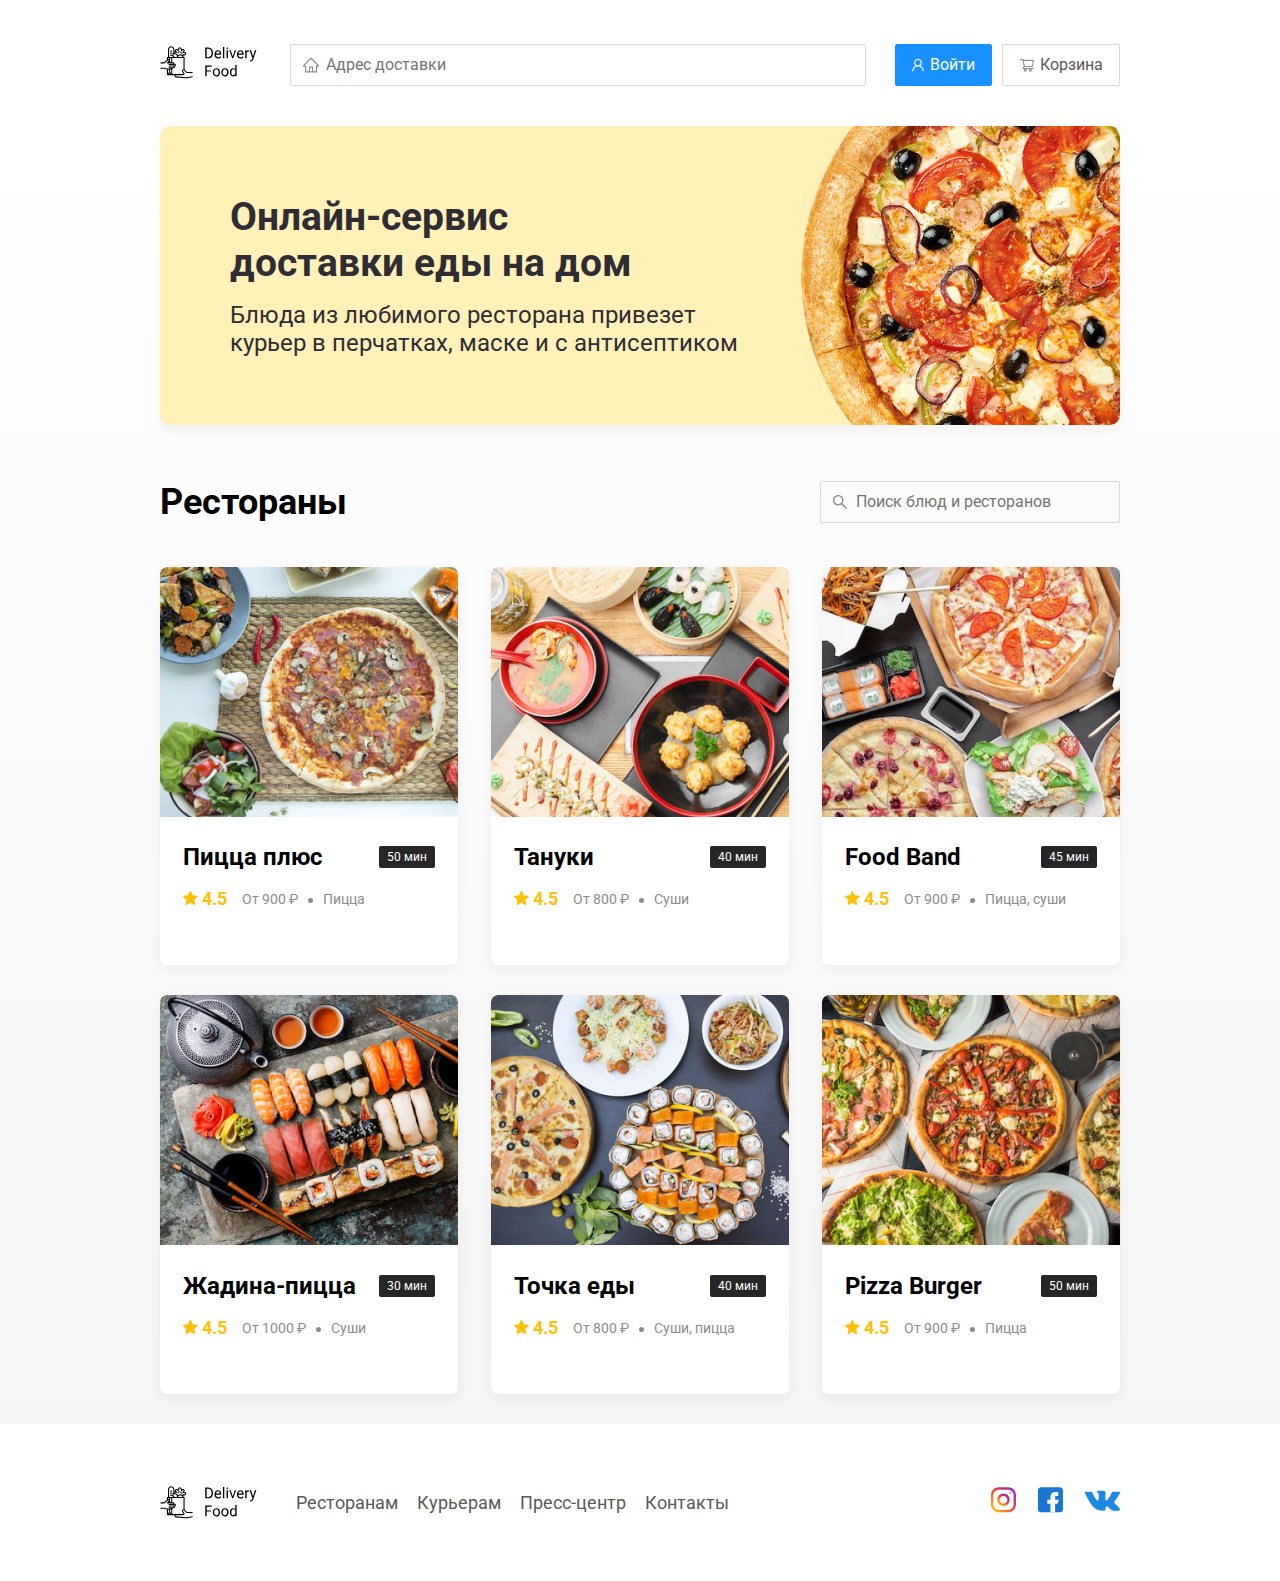
<file: index.html>
<!DOCTYPE html>
<html lang="en">
<head>
    <meta charset="UTF-8">
    <meta name="viewport" content="width=device-width, initial-scale=1.0">
    <meta http-equiv="X-UA-Compatible" content="ie=edge">
    <title>Delivery Food - доставка еды на дом</title>
    <link href="https://fonts.googleapis.com/css?family=Roboto:400,700&display=swap&subset=cyrillic" rel="stylesheet">
    <link rel="stylesheet" href="css\normalize.css">
    <link rel="stylesheet" href="css/style.css"> <!-- подключаем фаил CSS к странице html -->
    
    
</head>
<body class="body"> <!-- начало тега body -->
   <div class="container">
        <header class="header">
            <a href="index.html" class="logo">
                <img src="img/logo.svg" alt="" class="logo">
            </a>         
                <input type="text" class="input input-address" placeholder="Адрес доставки"> <!-- строка поиска тег input -->
                <div class="buttons"> <!-- внутри две кнопки, тег div обозначает "блок" -->
                    <button class="button button-primary">
                        <img src="img/user.svg" alt="user" class="button-icon">
                        <span class="button-text">Войти</span>
                    </button>
                    <button class="button">
                        <img src="img/shopping-cart.svg" alt="shopping-cart" class="button-icon">
                        <span class="button-text">Корзина</span>
                    </button>
                </div>
            </header>
   </div>
   <!-- /.container -->

   <main class="main">
       <div class="container">
           <section class="promo">
                <h1 class="promo-title">Онлайн-сервис <br/>доставки еды на дом</h1>
                <p class="promo-text">Блюда из любимого ресторана привезет курьер в перчатках, маске и с антисептиком</p> <!-- параграф  -->
            </section>

            <section class="restaurants">
                <div class="section-heading">
                    <h2 class="section-title">Рестораны</h2>
                    <input type="text" class="input input-search" placeholder="Поиск блюд и ресторанов">
                </div>
                <div class="cards">
                    <a href="restaurant.html" class="card">
                        <img src="img/card-1.jpg" alt="card" class="card-image">
                        <div class="card-text">
                            <div class="card-heading">
                                <h3 class="card-title">Пицца плюс</h3>
                                <span class="card-tag tag">50 мин</span>
                            </div>
                            <!-- /.card-heading -->
                            <div class="card-info">
                                <div class="rating">
                                    <img src="img/star.svg" alt="">
                                    4.5
                                </div>
                                <div class="price">От 900 ₽</div>
                                <div class="category">Пицца</div>
                            </div>
                            <!-- /.card-info -->
                        </div>
                    </a>
                    <!-- /.card-1 -->

                    <a href="restaurant.html" class="card">
                        <img src="img/card-2.jpg" alt="card" class="card-image">
                        <div class="card-text">
                            <div class="card-heading">
                                <h3 class="card-title">Тануки</h3>
                                <span class="card-tag tag">40 мин</span>
                            </div>
                            <!-- /.card-heading -->
                            <div class="card-info">
                                <div class="rating">
                                    <img src="img/star.svg" alt="">
                                    4.5
                                </div>
                                <div class="price">От 800 ₽</div>
                                <div class="category">Суши</div>
                            </div>
                            <!-- /.card-info -->
                        </div>
                    </a>
                    <!-- /.card-2 -->

                    <a href="restaurant.html" class="card">
                        <img src="img/card-3.jpg" alt="card" class="card-image">
                        <div class="card-text">
                            <div class="card-heading">
                                <h3 class="card-title">Food Band</h3>
                                <span class="card-tag tag">45 мин</span>
                            </div>
                            <!-- /.card-heading -->
                            <div class="card-info">
                                <div class="rating">
                                    <img src="img/star.svg" alt="">
                                    4.5
                                </div>
                                <div class="price">От 900 ₽</div>
                                <div class="category">Пицца, суши</div>
                            </div>
                            <!-- /.card-info -->
                        </div>
                    </a>
                    <!-- /.card-3 -->
                    
                    <a href="restaurant.html" class="card">
                        <img src="img/card-4.jpg" alt="card" class="card-image">
                        <div class="card-text">
                            <div class="card-heading">
                                <h3 class="card-title">Жадина-пицца</h3>
                                <span class="card-tag tag">30 мин</span>
                            </div>
                            <!-- /.card-heading -->
                            <div class="card-info">
                                <div class="rating">
                                    <img src="img/star.svg" alt="">
                                    4.5
                                </div>
                                <div class="price">От 1000 ₽</div>
                                <div class="category">Суши</div>
                            </div>
                            <!-- /.card-info -->
                        </div>
                    </a>
                    <!-- /.card-4 -->

                    <a href="restaurant.html" class="card">
                        <img src="img/card-5.jpg" alt="card" class="card-image">
                        <div class="card-text">
                            <div class="card-heading">
                                <h3 class="card-title">Точка еды</h3>
                                <span class="card-tag tag">40 мин</span>
                            </div>
                            <!-- /.card-heading -->
                            <div class="card-info">
                                <div class="rating">
                                    <img src="img/star.svg" alt="">
                                    4.5
                                </div>
                                <div class="price">От 800 ₽</div>
                                <div class="category">Суши, пицца</div>
                            </div>
                            <!-- /.card-info -->
                        </div>
                    </a>
                    <!-- /.card-5 -->

                    <a href="restaurant.html" class="card">
                        <img src="img/card-6.jpg" alt="card" class="card-image">
                        <div class="card-text">
                            <div class="card-heading">
                                <h3 class="card-title">Pizza Burger</h3>
                                <span class="card-tag tag">50 мин</span>
                            </div>
                            <!-- /.card-heading -->
                            <div class="card-info">
                                <div class="rating">
                                    <img src="img/star.svg" alt="">
                                    4.5
                                </div>
                                <div class="price">От 900 ₽</div>
                                <div class="category">Пицца</div>
                            </div>
                            <!-- /.card-info -->
                        </div>
                    </a>
                    <!-- /.card-6 -->             

                </div>
                <!-- /.cards -->
            </section>
            <!-- /section.restaurants -->
       </div>
       <!-- /.container в нем промо и рестораны -->
   </main>

   <footer class="footer"> <!-- "подвал" сайта -->
        <div class="container">
            <div class="footer-block">
                <img src="img/logo.svg" alt="logo" class="logo footer-logo">
                <nav class="footer-nav"> <!-- навигация -->
                    <a href="#" class="footer-link">Ресторанам</a> <!-- ссылки -->
                    <a href="#" class="footer-link">Курьерам</a>
                    <a href="#" class="footer-link">Пресс-центр</a>
                    <a href="#" class="footer-link">Контакты</a>
                </nav>  
                <div class="social-links">
                    <a href="#" class="social-link"><img src="img/instagram.svg" alt="instagram"></a>
                    <a href="#" class="social-link"><img src="img/facebook.svg" alt="facebook"></a>
                    <a href="#" class="social-link"><img src="img/vk.svg" alt="vk"></a>
                </div>
                <!-- /.social-links -->

            </div>
        </div>

   </footer>

</body> <!-- конец тега body  -->
</html>
</file>
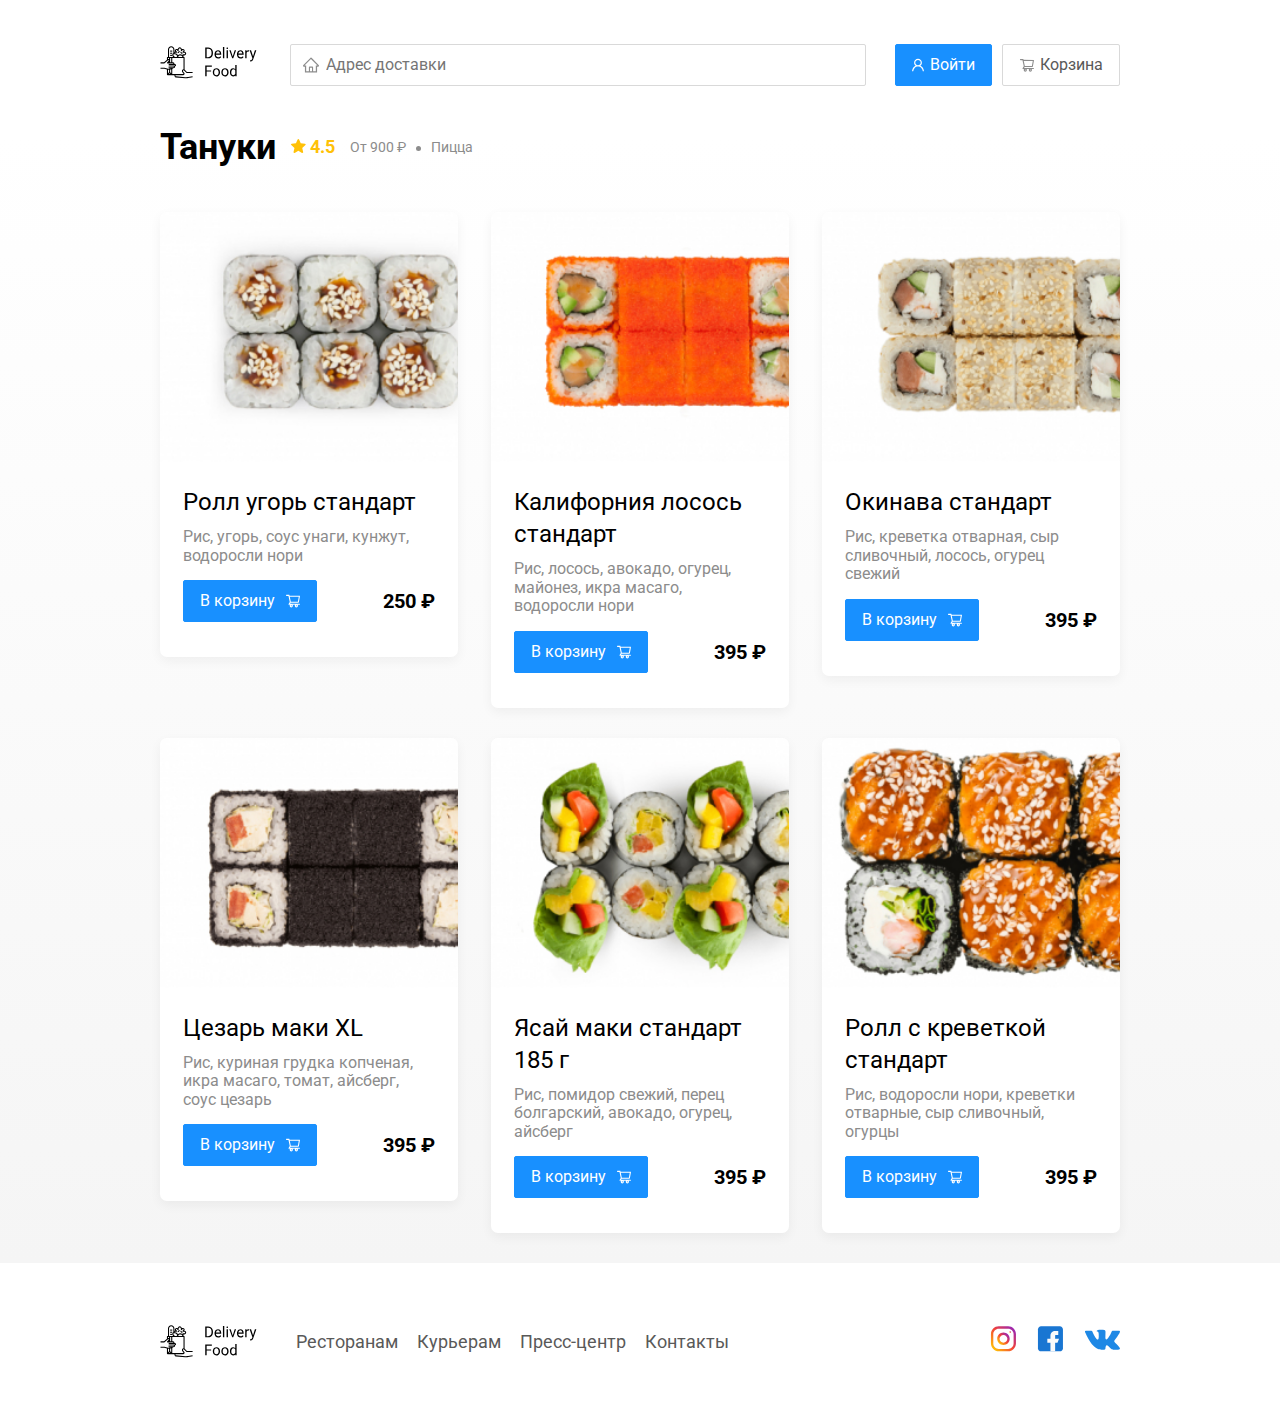
<file: restaurant.html>
<!DOCTYPE html>
<html lang="en">
<head>
    <meta charset="UTF-8">
    <meta name="viewport" content="width=device-width, initial-scale=1.0">
    <meta http-equiv="X-UA-Compatible" content="ie=edge">
    <title>Тануки - доставка еды на дом</title>
    <link href="https://fonts.googleapis.com/css?family=Roboto:400,700&display=swap&subset=cyrillic" rel="stylesheet">
    <link rel="stylesheet" href="css\normalize.css">
    <link rel="stylesheet" href="css/style.css"> <!-- подключаем фаил CSS к странице html -->
    <link rel="stylesheet" href="css/animate.css">
    
</head>
<body class="body"> <!-- начало тега body -->
   <div class="container">
        <header class="header">
                <a href="index.html" class="logo animated fadeInRight delay-1s">
                    <img src="img/logo.svg" alt="" class="logo">
                </a> 
                <input type="text" class="input input-address" placeholder="Адрес доставки"> <!-- строка поиска тег input -->
                <div class="buttons"> <!-- внутри две кнопки, тег div обозначает "блок" -->
                    <button class="button button-primary">
                        <img src="img/user.svg" alt="user" class="button-icon">
                        <span class="button-text">Войти</span>
                    </button>
                    <button class="button" id="cart-button">
                        <img src="img/shopping-cart.svg" alt="shopping-cart" class="button-icon">
                        <span class="button-text">Корзина</span>
                    </button>
                </div>
            </header>
   </div>
   <!-- /.container -->

   <main class="main">
       <div class="container">
            <section class="restaurants">
                <div class="section-heading">
                    <h2 class="section-title">Тануки</h2>
                    <div class="card-info-rating">
                        <div class="rating">
                            <img src="img/star.svg" alt="">
                            4.5
                        </div>
                        <div class="price">От 900 ₽</div>
                        <div class="category">Пицца</div>
                    </div>
                    <!-- /.card-info -->
                </div>
                <div class="cards">
                    <div class="card animated fadeInUp">
                        <img src="img/roll-1.jpg" alt="card" class="card-image">
                        <div class="card-text">
                            <div class="card-heading">
                                <h3 class="card-title card-title-reg">Ролл угорь стандарт</h3>
                            </div>
                            <!-- /.card-heading -->
                            <div class="card-info">
                                <div class="ingrediens">Рис, угорь, соус унаги, кунжут, водоросли нори</div>
                            </div>
                            <!-- /.card-info -->
                            <div class="card-buttons">
                                <button class="button button-primary">
                                    <span class="button-card-text">В корзину</span>
                                    <img src="img/shopping-cart-white.svg" alt="shopping-cart" class="button-card-image">
                                </button>
                                <strong class="card-price-bold">250 ₽</strong>
                            </div>
                            <!-- /.card-buttons -->
                        </div>
                    </div>
                    <!-- /.card-1 -->

                    <div class="card animated fadeInUp">
                        <img src="img/roll-2.jpg" alt="card" class="card-image">
                        <div class="card-text">
                            <div class="card-heading">
                                <h3 class="card-title card-title-reg">Калифорния лосось стандарт</h3>
                            </div>
                            <!-- /.card-heading -->
                            <div class="card-info">
                                <div class="ingrediens">Рис, лосось, авокадо, огурец, майонез, икра масаго, водоросли нори</div>
                            </div>
                            <!-- /.card-info -->
                            <div class="card-buttons">
                                <button class="button button-primary">
                                    <span class="button-card-text">В корзину</span>
                                    <img src="img/shopping-cart-white.svg" alt="shopping-cart" class="button-card-image">
                                </button>
                                <strong class="card-price-bold">395 ₽</strong>
                            </div>
                            <!-- /.card-buttons -->
                        </div>
                    </div>
                    <!-- /.card-2 -->

                    <div class="card animated fadeInUp">
                        <img src="img/roll-3.jpg" alt="card" class="card-image">
                        <div class="card-text">
                            <div class="card-heading">
                                <h3 class="card-title card-title-reg">Окинава стандарт</h3>
                            </div>
                            <!-- /.card-heading -->
                            <div class="card-info">
                                <div class="ingrediens">Рис, креветка отварная, сыр сливочный, лосось, огурец свежий</div>
                            </div>
                            <!-- /.card-info -->
                            <div class="card-buttons">
                                <button class="button button-primary">
                                    <span class="button-card-text">В корзину</span>
                                    <img src="img/shopping-cart-white.svg" alt="shopping-cart" class="button-card-image">
                                </button>
                                <strong class="card-price-bold">395 ₽</strong>
                            </div>
                            <!-- /.card-buttons -->
                        </div>
                    </div>
                    <!-- /.card-3 -->
                    
                    <div class="card animated fadeInUp">
                        <img src="img/roll-4.jpg" alt="card" class="card-image">
                        <div class="card-text">
                            <div class="card-heading">
                                <h3 class="card-title card-title-reg">Цезарь маки XL</h3>
                            </div>
                            <!-- /.card-heading -->
                            <div class="card-info">
                                <div class="ingrediens">Рис, куриная грудка копченая, икра масаго, томат, айсберг, соус цезарь</div>
                            </div>
                            <!-- /.card-info -->
                            <div class="card-buttons">
                                <button class="button button-primary">
                                    <span class="button-card-text">В корзину</span>
                                    <img src="img/shopping-cart-white.svg" alt="shopping-cart" class="button-card-image">
                                </button>
                                <strong class="card-price-bold">395 ₽</strong>
                            </div>
                            <!-- /.card-buttons -->
                        </div>
                    </div>
                    <!-- /.card-4 -->

                    <div class="card animated fadeInUp">
                        <img src="img/roll-5.jpg" alt="card" class="card-image">
                        <div class="card-text">
                            <div class="card-heading">
                                <h3 class="card-title card-title-reg">Ясай маки стандарт 185 г</h3>
                            </div>
                            <!-- /.card-heading -->
                            <div class="card-info">
                                <div class="ingrediens">Рис, помидор свежий, перец болгарский, авокадо, огурец, айсберг</div>
                            </div>
                            <!-- /.card-info -->
                            <div class="card-buttons">
                                <button class="button button-primary">
                                    <span class="button-card-text">В корзину</span>
                                    <img src="img/shopping-cart-white.svg" alt="shopping-cart" class="button-card-image">
                                </button>
                                <strong class="card-price-bold">395 ₽</strong>
                            </div>
                            <!-- /.card-buttons -->
                        </div>
                    </div>
                    <!-- /.card-5 -->

                    <div class="card animated fadeInUp">
                        <img src="img/roll-6.jpg" alt="card" class="card-image">
                        <div class="card-text">
                            <div class="card-heading">
                                <h3 class="card-title card-title-reg">Ролл с креветкой стандарт</h3>
                            </div>
                            <!-- /.card-heading -->
                            <div class="card-info">
                                <div class="ingrediens">Рис, водоросли нори, креветки отварные, сыр сливочный, огурцы</div>
                            </div>
                            <!-- /.card-info -->
                            <div class="card-buttons">
                                <button class="button button-primary">
                                    <span class="button-card-text">В корзину</span>
                                    <img src="img/shopping-cart-white.svg" alt="shopping-cart" class="button-card-image">
                                </button>
                                <strong class="card-price-bold">395 ₽</strong>
                            </div>
                            <!-- /.card-buttons -->
                        </div>
                    </div>
                    <!-- /.card-6 -->            

                </div>
                <!-- /.cards -->
            </section>
            <!-- /section.restaurants -->
       </div>
       <!-- /.container в нем промо и рестораны -->
   </main>

   <footer class="footer"> <!-- "подвал" сайта -->
        <div class="container">
            <div class="footer-block">
                <img src="img/logo.svg" alt="logo" class="logo footer-logo">
                <nav class="footer-nav"> <!-- навигация -->
                    <a href="#" class="footer-link">Ресторанам</a> <!-- ссылки -->
                    <a href="#" class="footer-link">Курьерам</a>
                    <a href="#" class="footer-link">Пресс-центр</a>
                    <a href="#" class="footer-link">Контакты</a>
                </nav>  
                <div class="social-links">
                    <a href="#" class="social-link"><img src="img/instagram.svg" alt="instagram"></a>
                    <a href="#" class="social-link"><img src="img/facebook.svg" alt="facebook"></a>
                    <a href="#" class="social-link"><img src="img/vk.svg" alt="vk"></a>
                </div>
                <!-- /.social-links -->

            </div>
        </div>

   </footer>

   <div class="modal">
       <div class="modal-dialog">
           <div class="modal-header">
               <h3 class="modal-title">Корзина</h3>
               <button class="close">&times;</button>
           </div>
           <!-- /.modal-header -->
           <div class="modal-body">
               <div class="food-row">
                   <span class="food-name">Ролл угорь стандарт</span>
                   <strong class="food-price">250 ₽</strong>
                   <div class="food-counter">
                       <button class="counter-button">-</button>
                       <span class="counter">1</span>
                       <button class="counter-button">+</button>
                   </div>
               </div>
               <!-- /.foods-row -->
               <div class="food-row">
                    <span class="food-name">Ролл угорь стандарт</span>
                    <strong class="food-price">250 ₽</strong>
                    <div class="food-counter">
                        <button class="counter-button">-</button>
                        <span class="counter">1</span>
                        <button class="counter-button">+</button>
                    </div>
                </div>
                <!-- /.foods-row -->
                <div class="food-row">
                        <span class="food-name">Ролл угорь стандарт</span>
                        <strong class="food-price">250 ₽</strong>
                        <div class="food-counter">
                            <button class="counter-button">-</button>
                            <span class="counter">1</span>
                            <button class="counter-button">+</button>
                        </div>
                    </div>
                    <!-- /.foods-row -->
           </div>
           <!-- /.modal-body -->
           <div class="modal-footer">
               <span class="modal-price-tag">750 ₽</span>
               <div class="footer-buttons">
                   <button class="button button-primary">Оформить заказ</button>
                   <button class="button">Отмена</button>
               </div>
           </div>
           <!-- /.modal-fooder -->
       </div>
       <!-- /.modal-dialog -->
   </div>
   <script src="js/main.js"></script>
   <script src="js/wow.min.js"></script>

</body> <!-- конец тега body  -->
</html>
</file>
<file: css/style.css>
* {
    box-sizing: border-box; /* для корректного вычисления ширины и высоты элементов */
}

.body {
    font-family: 'Roboto', sans-serif;
    padding-top: 44px;
}

.container {
    max-width: 1200px;
    margin: auto; /* выровнять по центру */
}

.header {
    display: flex; /* элементы выстраиваются в строку */
    align-items: center; /* элементы относительно друг друга стоять по вертикали по центру */
    justify-content: space-between; /* раскидать контент по краям так, чтобы между ними было одинаковое расстояние */
    margin-bottom: 40px;
}

.input {
    background: #FFFFFF;
    border: 1px solid #D9D9D9;
    border-radius: 2px;
    font-size: 16px;
    line-height: 24px; /* сверху и снизу от строки некоторое расстояние */
    padding: 8px;
    padding-left: 35px;
}

.input-address {
    flex: 0.9;
    background: url(../img/home.svg);
    background-repeat: no-repeat;
    background-position: left 11px center;
}

.input-search {
    width: 300px;
    background: url(../img/search.svg);
    background-repeat: no-repeat;
    background-position: left 11px center;
    margin-left: auto;
}

.buttons {
    display: flex; /* элементы выстраиваются в строку */
    align-items: center; /* элементы относительно друг друга стоять по вертикали по центру */
}

.button {
    display: flex; /* элементы выстраиваются в строку */
    align-items: center; /* элементы относительно друг друга стоять по вертикали по центру */
    padding: 8px 16px;
    background: #FFFFFF;
    border: 1px solid #D9D9D9; /* обводка */
    box-sizing: border-box;
    box-shadow: 0px 0px 2px rgba(0, 0, 0, 0.0015);
    border-radius: 2px;
    color: #595959;
    font-size: 16px;
    line-height: 24px;
}

.button-primary {
    background: #1890FF;
    border: 1px solid  #1890FF; /* обводка */
    color: #fff;
    margin-right: 10px; /* для того, чтобы не портить интерфейс 
    обычно это делают с помощью специальной методологии: 
    БЭМ (Блок-Элемент-Модификатор) */
}

.button-icon {
    margin-right: 6px; /* отодвинуть текст от иконки вправо на 6px */
    /* vertical-align: middle; /* выравнивание по вертикали */
}

.button-card-text {
    margin-right: 10px;
}

.promo {
    box-shadow: 0px 7px 12px rgba(158, 158, 163, 0.1);
    background: #FFF1B8 url(../img/promo-image.jpeg) no-repeat top 50px right -247px / 924px;
    border-radius: 10px;
    padding: /* сверху и снизу */ 68px /* по краям */ 70px;
    margin-bottom: 56px;
}

.promo-text {
    max-width: 539px;
    margin: 15px 0 0 0;
    font-style: normal;
    font-weight: normal;
    font-size: 24px;
    line-height: 28px;
    color: #302C34;
}

.promo-title {
    margin: 0;
    font-style: normal;
    font-weight: bold;
    font-size: 39px;
    line-height: 46px;
    color: #302C34;
}

.main {
    background: linear-gradient(180deg, rgba(245, 245, 245, 0) 1.04%, #F5F5F5 100%);
}

.section-heading {
    display: flex;
    align-items: center;
    margin-bottom: 44px;
}

.section-title {
    font-style: normal;
    font-weight: bold;
    font-size: 36px;
    line-height: 42px;
    color: #000000;
    margin: 0;
}

.cards {
    display: flex;
    flex-wrap: wrap; /* если не помещаются карточки в одну линию и переносились на новую строчку */
    align-items: flex-start;
    justify-content: space-between;
}

.card {
    background: #FFFFFF;
    box-shadow: 0px 4px 12px rgba(0, 0, 0, 0.05);
    border-radius: 7px;
    overflow: hidden; /* скрывает всё что находится за пределами карточки */
    margin-bottom: 30px;
    flex-basis: 31%; 
    text-decoration: none;
}

.card-image {
    width: 384px;
    height: 250px;
    object-fit: cover; /* свойство для того, чтобы картинка сама подстраивалась под выбранный выше размер */

}

.card-text {
    padding: 20px 23px 35px 23px; /* сверху, справа, снизу, слева */
   /* padding-top: 20px;
    padding-bottom: 35px;
    padding-left: 23px;
    padding-right: 23px; */

}

.card-heading {
    display: flex;
    align-items: center;
    justify-content: space-between;
    margin-bottom: 10px;
}

.card-title {
    font-style: normal;
    font-weight: bold;
    font-size: 24px;
    line-height: 32px;
    /* identical to box height, or 133% */
    color: #000000;
    margin: 0;
}

.card-title-reg {
    font-weight: 400;
}

.card-tag {
    font-style: normal;
    font-weight: normal;
    font-size: 12px;
    line-height: 20px;
    color: #FFFFFF;
    background: #262626;
    border-radius: 2px;
    padding: 1px 8px;
}

.card-info {
    display: flex;
    align-items: center;
    flex-wrap: wrap;
    margin-bottom: 24px;
    color: #8C8C8C;
    margin: 0;
    margin-bottom: 15px;
}

.card-info-rating {
    display: flex;
    align-items: center;
    flex-wrap: wrap;
    margin-bottom: 24px;
    color: #8C8C8C;
    margin: 0;
    margin-left: 15px;
}

.card-price-bold {
    font-weight: bold;
    font-size: 20px;
    line-height: 32px;
    margin-left: 30px;
}

.card-buttons {
    display: flex;
    align-items: center;
    justify-content: space-between;
}

.rating {
    margin-right: 26px;
    font-style: normal;
    font-weight: bold;
    font-size: 18px;
    line-height: 32px;
    /* identical to box height, or 178% */
    color: #FFC107;
}

.price, .category {
    font-style: normal;
    font-weight: normal;
    font-size: 18px;
    line-height: 32px;
    /* identical to box height, or 178% */
    color: #8C8C8C;
}

.price {
    margin-right: 10px;
}

.ingredients {
    font-size: 18px;
    line-height: 31px;
    /* identical to box height, or 178% */
    color: #8C8C8C;
}

.category {
    overflow: hidden; /* всё что вылазит за пределы текстового блока категория должно скрываться */
    text-overflow: ellipsis; /* если текст не помещается, то обрезать его и поставить троеточие */
    word-spacing: nowrap; /* запретить перенос строки */
    max-width: 150px; /* ограничить по ширине */
}

.price:after {
    content: "";
    width: 5px;
    height: 5px;
    background-color: #8C8C8C;
    display: inline-block;
    vertical-align: middle;
    border-radius: 50%;
    margin-left: 10px;
}

.footer {
    padding: 60px 0;
}

.footer-block {
    display: flex;
    align-items: center;
    justify-content: space-between;
}

.footer-link {
    display: inline-block;
    color: #595959;
    text-decoration: none; /* убираем нижнее подчеркивание */
    font-style: normal;
    font-weight: normal;
    font-size: 18px;
    line-height: 21px;
}

.footer-link:not(:last-child) {
    margin-right: 15px;
}

.footer-nav {
    margin-left: 35px;
    margin-right: auto; /* для того чтобы сместить к левой стороне */
}
 
.social-links {
    display: flex;
    align-items: center;
}

.social-link:not(:first-child) {
    margin-left: 21px;
}

.modal {
    position: fixed;
    left: 0;
    top: 0;
    width: 100%;
    height: 100%;
    background: rgba(0, 0, 0, 0.4);
    display: none;
}

.is-open {
    display: flex;
}

.modal-dialog {
    max-width: 780px;
    width: 95%;
    background: #ffffff;
    border-radius: 5px;
    margin: auto;
    padding: 40px 45px;
}

.modal-header {
    display: flex;
    align-items: center;
    justify-content: space-between;
    margin-bottom: 45px;
}

.modal-title {
    margin: 0;
    font-weight: bold;
    font-size: 36px;
    line-height: 42px;
}

.close {
    font-size: 36px;
    border: none;
    background-color: transparent;
} 

.modal-body {
    margin-bottom: 52px;
}

.food-row {
    display: flex;
    align-items: center;
    justify-content: space-between;
    padding-bottom: 8px;
    border-bottom: 1px solid #d9d9d9;
    margin-bottom: 15px;
}

.food-name {
    font-weight: normal;
    font-size: 18px;
    line-height: 32px;
}

.food-price {
    margin-left: auto;
    margin-right: 47px;
    font-weight: bold;
    font-size: 20px;
    line-height: 32px;
}

.food-counter {
    display: flex;
    align-items: center;
}

.counter-button {
    display: flex;
    align-items: center;
    justify-content: center;
    width: 39px;
    height: 32px;
    background: #FFFFFF;
    border: 1px solid #40A9FF;
    box-sizing: border-box;
    border-radius: 2px;
    font-weight: normal;
    font-size: 14px;
    line-height: 22px;
    color: 40A9FF;
}

.counter {
    font-size: 16px;
    line-height: 24px;
    margin-left: 10px;
    margin-right: 10px;
}

.modal-footer {
    display: flex;
    align-items: center;
    justify-content: space-between;
}

.footer-buttons {
    display: flex;
    align-items: center;
}

.modal-price-tag {
    background: #262626;
    border-radius: 5px;
    color: #ffffff;
    padding: 15px 20px;
    font-size: 20px;
    line-height: 23px;

}

@media (max-width: 1366px) {
    .container {
        max-width: 960px;
    }

    .promo {
        background-position: center right -300px;
        background-size: 750px;
    }

    .category, .price {
        font-size: 14px;
    }

    .rating {
        margin-right: 15px;
    }
}

@media (max-width: 992px) {
    .container {
        max-width: 750px;
    }

    .promo {
        padding: 50px;
        background-size: 500px;
        background-position: center right -200px;
    }

    .promo-text {
        font-size: 16px; 
        max-width: 400px;
    }

    .card {
        flex-basis: 49%;
    }

    .footer-link {
        font-size: 16px;
    }
}

@media (max-width: 768px) {
    .container {
        max-width: 560px;
    }

    .card-info {
        flex-wrap: wrap;
    }

    .rating {
        flex-basis: 100%;
    }

    .card-title { 
        font-size: 20px;
    }

    .promo {
        background-size: 400px;
        background-position: bottom right -200px;
    }

    .promo-title { 
        font-size: 24px;
        line-height: 1.4;
    }
}

@media (max-width: 578px) {
    .container {
        width: 90%;
    }

    .header {
        flex-wrap: wrap;
    }

    .input-address {
        margin-top: 15px;
        order: 5;
        flex: 1;
    }

    .promo {
        background-image: none;
    }

    .promo-title {
        margin-bottom: 10px;
    }

    .section-title {
        font-size: 20px;
    }

    .card {
        flex-basis: 100%;
    }

    .card-image {
        width: 100%;
    }

    .footer {
        padding: 30px 0;
    }

    .footer-block {
        align-items: flex-start; /* чтобы всё выравнивалось по верхней части */
    }

    .footer-nav {
        margin-left: 0;
        order: 0;
    }

    .footer-logo {
        margin-right: 15px;
        order: 1;
    }

    .social-links {
        order: 2;
    }
}

@media (max-width: 480px) {
    .button-text {
        display: none;
    }

    .button {
        min-height: 40px;
    }

    .button-icon {
        margin: 0;
    }

    .promo {
        padding: 20px;
    }

    .section-heading {
        flex-wrap: wrap;
    }

    .footer-block {
        flex-wrap: wrap;
        flex-direction: column;
        align-items: center;
    }

    .footer-logo {
        order: 0;
        margin-bottom: 20px;
    }

    .footer-nav {
        margin-bottom: 20px;
        text-align: center;
    }

}
</file>
